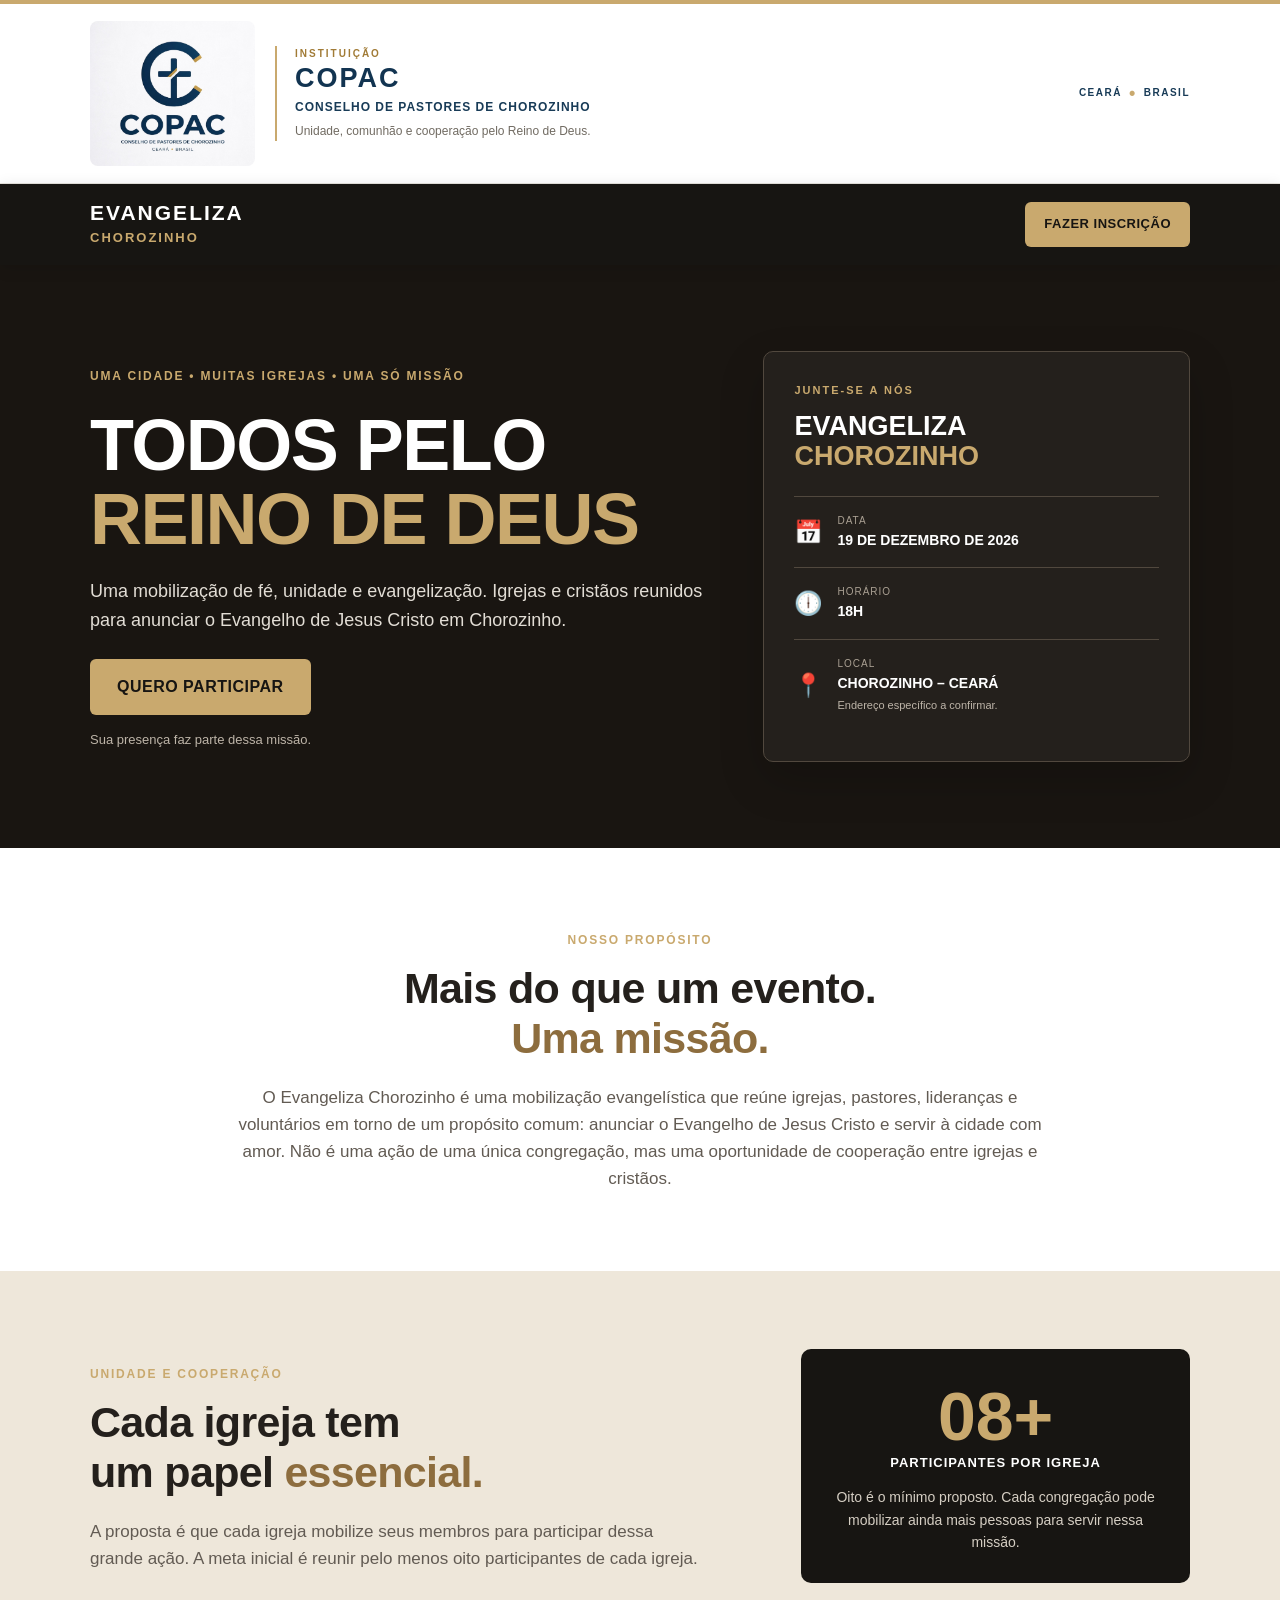
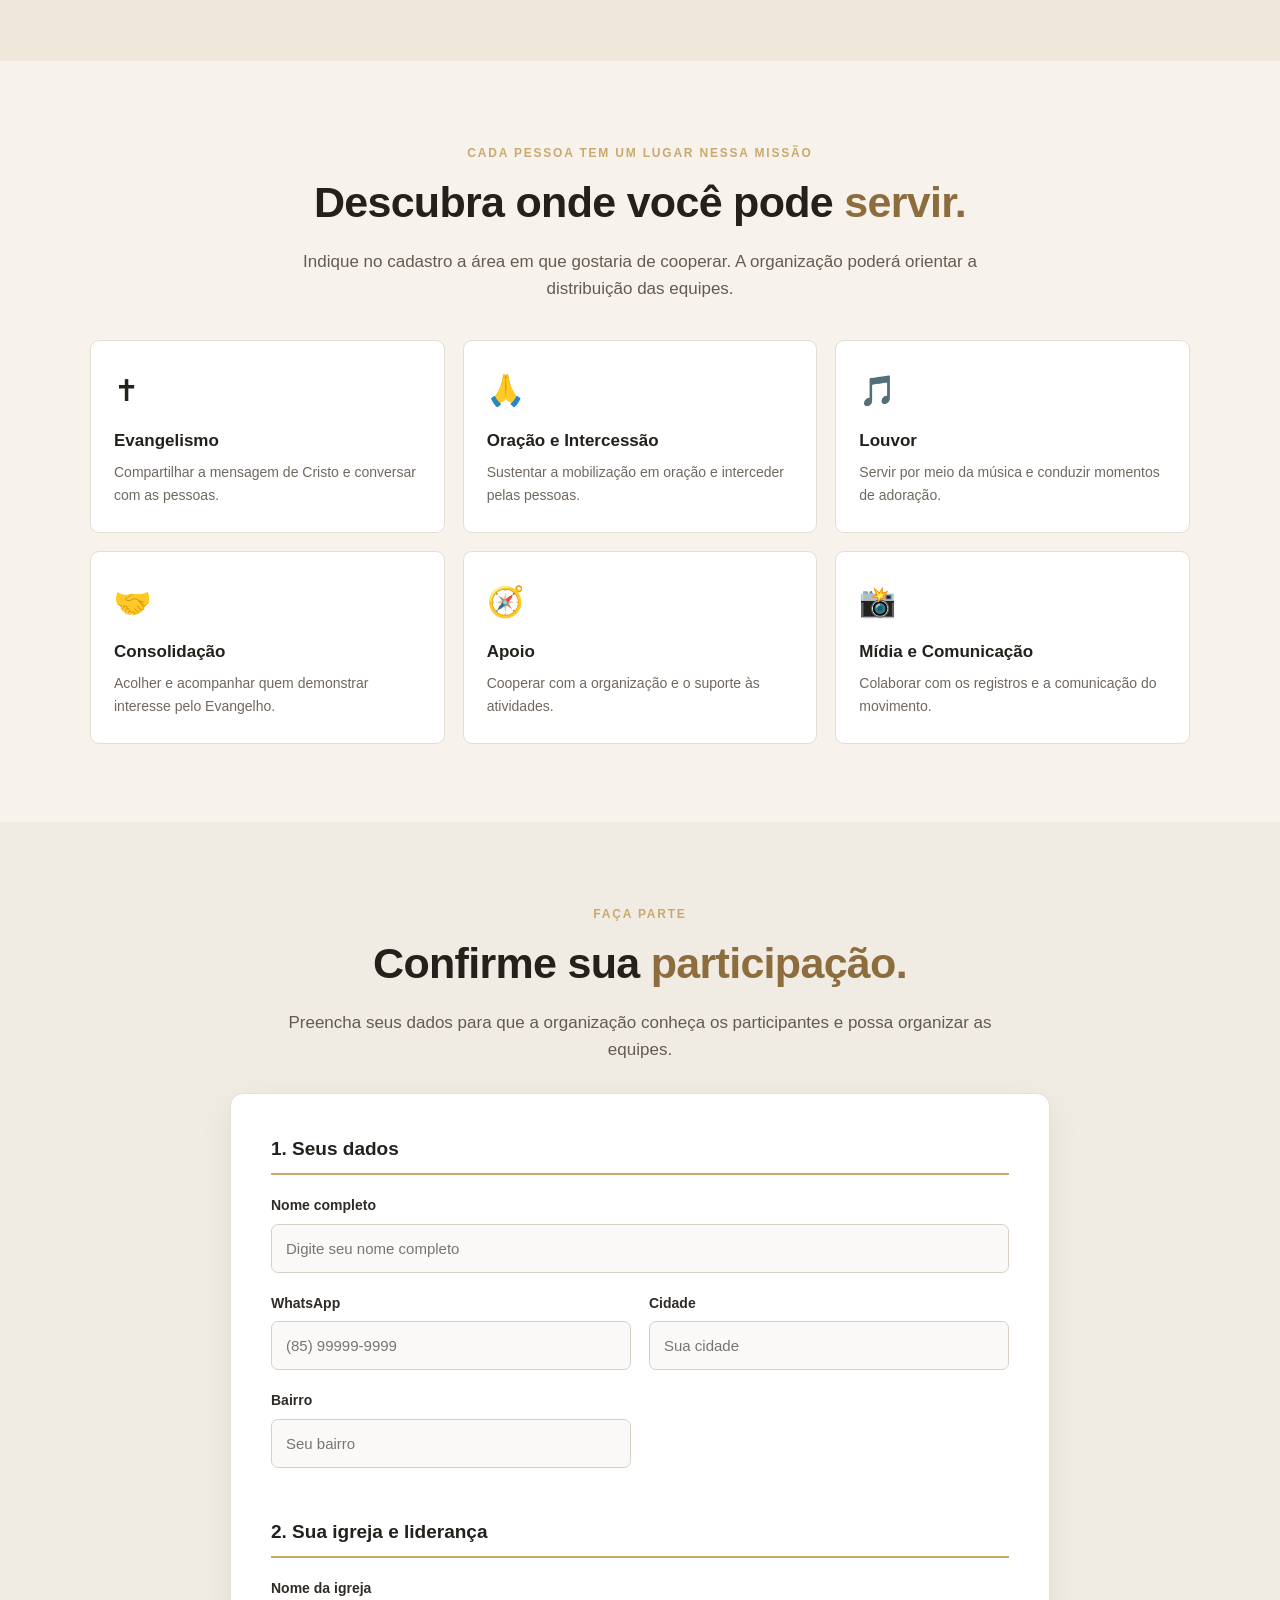
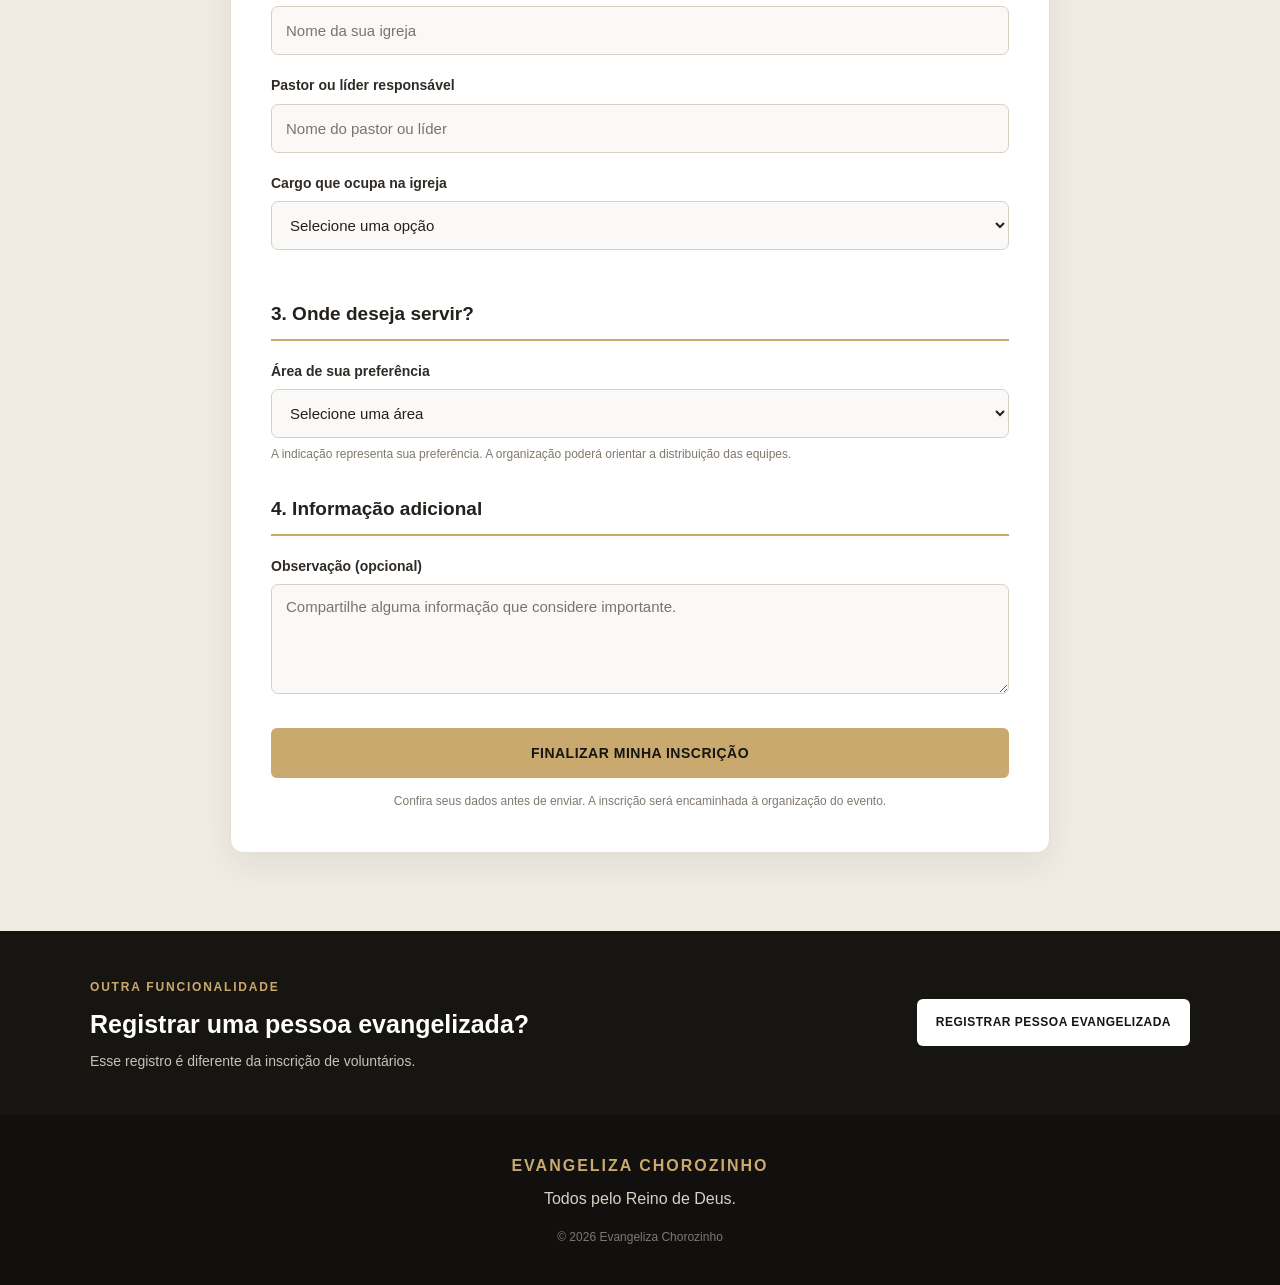
<file: index.html>
<!DOCTYPE html>
<html lang="pt-BR">
<head>
    <meta charset="UTF-8">
    <meta name="viewport" content="width=device-width, initial-scale=1.0">
    <meta name="theme-color" content="#171512">
    <title>Evangeliza Chorozinho | Todos pelo Reino de Deus</title>
    <meta name="description" content="Participe do Evangeliza Chorozinho. Uma mobilização de igrejas e cristãos para anunciar o Evangelho. 19 de dezembro de 2026, às 18h.">
<link rel="stylesheet" href="./css/style.css">
</head>
<body>

<!-- CABEÇALHO INSTITUCIONAL COPAC -->
<section class="copac-header">
    <div class="copac-container">

        <div class="copac-brand">

            <img
                src="logocopac.jpeg"
                alt="Logo do COPAC"
                class="copac-logo"
            >

            <div class="copac-info">
                <span class="copac-label">INSTITUIÇÃO</span>

                <h2>COPAC</h2>

                <h3>CONSELHO DE PASTORES DE CHOROZINHO</h3>

                <p>
                    Unidade, comunhão e cooperação pelo Reino de Deus.
                </p>
            </div>

        </div>

        <div class="copac-seal">
            <span>CEARÁ</span>
            <span class="copac-dot">•</span>
            <span>BRASIL</span>
        </div>

    </div>
</section>
    
<header class="header">
    <div class="container header-content">
        <a class="logo" href="#inicio">EVANGELIZA<br><span>CHOROZINHO</span></a>
        <a href="#inscricao" class="btn btn-header">FAZER INSCRIÇÃO</a>
    </div>
</header>

<main>
    <section class="hero" id="inicio">
        <div class="container hero-content">
            <div class="hero-text">
                <span class="tag">UMA CIDADE • MUITAS IGREJAS • UMA SÓ MISSÃO</span>
                <h1>TODOS PELO<br><strong>REINO DE DEUS</strong></h1>
                <p>Uma mobilização de fé, unidade e evangelização. Igrejas e cristãos reunidos para anunciar o Evangelho de Jesus Cristo em Chorozinho.</p>
                <a href="#inscricao" class="btn btn-main">QUERO PARTICIPAR</a>
                <p class="hero-caption">Sua presença faz parte dessa missão.</p>
            </div>
            <aside class="event-card">
                <div class="event-kicker">JUNTE-SE A NÓS</div>
                <div class="event-title">EVANGELIZA<br><strong>CHOROZINHO</strong></div>
                <div class="event-info"><span>📅</span><div><small>DATA</small><strong>19 DE DEZEMBRO DE 2026</strong></div></div>
                <div class="event-info"><span>🕕</span><div><small>HORÁRIO</small><strong>18H</strong></div></div>
                <div class="event-info"><span>📍</span><div><small>LOCAL</small><strong>CHOROZINHO – CEARÁ</strong><em>Endereço específico a confirmar.</em></div></div>
            </aside>
        </div>
    </section>

    <section class="about section-pad">
        <div class="container narrow">
            <span class="section-label">NOSSO PROPÓSITO</span>
            <h2>Mais do que um evento.<br><strong>Uma missão.</strong></h2>
            <p>O Evangeliza Chorozinho é uma mobilização evangelística que reúne igrejas, pastores, lideranças e voluntários em torno de um propósito comum: anunciar o Evangelho de Jesus Cristo e servir à cidade com amor. Não é uma ação de uma única congregação, mas uma oportunidade de cooperação entre igrejas e cristãos.</p>
        </div>
    </section>

    <section class="mobilizacao section-pad">
        <div class="container mobilizacao-grid">
            <div>
                <span class="section-label">UNIDADE E COOPERAÇÃO</span>
                <h2>Cada igreja tem<br>um papel <strong>essencial.</strong></h2>
                <p>A proposta é que cada igreja mobilize seus membros para participar dessa grande ação. A meta inicial é reunir pelo menos oito participantes de cada igreja.</p>
            </div>
            <div class="meta-card">
                <span class="meta-number">08+</span>
                <strong>PARTICIPANTES POR IGREJA</strong>
                <p>Oito é o mínimo proposto. Cada congregação pode mobilizar ainda mais pessoas para servir nessa missão.</p>
            </div>
        </div>
    </section>

    <section class="participate section-pad">
        <div class="container">
            <span class="section-label">CADA PESSOA TEM UM LUGAR NESSA MISSÃO</span>
            <h2>Descubra onde você pode <strong>servir.</strong></h2>
            <p class="section-intro">Indique no cadastro a área em que gostaria de cooperar. A organização poderá orientar a distribuição das equipes.</p>
            <div class="areas">
                <article class="area"><div class="area-icon">✝</div><h3>Evangelismo</h3><p>Compartilhar a mensagem de Cristo e conversar com as pessoas.</p></article>
                <article class="area"><div class="area-icon">🙏</div><h3>Oração e Intercessão</h3><p>Sustentar a mobilização em oração e interceder pelas pessoas.</p></article>
                <article class="area"><div class="area-icon">🎵</div><h3>Louvor</h3><p>Servir por meio da música e conduzir momentos de adoração.</p></article>
                <article class="area"><div class="area-icon">🤝</div><h3>Consolidação</h3><p>Acolher e acompanhar quem demonstrar interesse pelo Evangelho.</p></article>
                <article class="area"><div class="area-icon">🧭</div><h3>Apoio</h3><p>Cooperar com a organização e o suporte às atividades.</p></article>
                <article class="area"><div class="area-icon">📸</div><h3>Mídia e Comunicação</h3><p>Colaborar com os registros e a comunicação do movimento.</p></article>
            </div>
        </div>
    </section>

    <section class="registration section-pad" id="inscricao">
        <div class="container">
            <div class="registration-heading">
                <span class="section-label">FAÇA PARTE</span>
                <h2>Confirme sua <strong>participação.</strong></h2>
                <p>Preencha seus dados para que a organização conheça os participantes e possa organizar as equipes.</p>
            </div>

            <form id="formCadastro" class="formulario">
                <h3 class="form-titulo">1. Seus dados</h3>
                <div class="form-grid">
                    <div class="campo campo-full"><label for="nome">Nome completo</label><input type="text" id="nome" name="nome" required autocomplete="name" placeholder="Digite seu nome completo"></div>
                    <div class="campo"><label for="whatsapp">WhatsApp</label><input type="tel" id="whatsapp" name="whatsapp" required autocomplete="tel" placeholder="(85) 99999-9999"></div>
                    <div class="campo"><label for="cidade">Cidade</label><input type="text" id="cidade" name="cidade" required placeholder="Sua cidade"></div>
                    <div class="campo"><label for="bairro">Bairro</label><input type="text" id="bairro" name="bairro" required placeholder="Seu bairro"></div>
                </div>

                <h3 class="form-titulo">2. Sua igreja e liderança</h3>
                <div class="form-grid">
                    <div class="campo campo-full"><label for="igreja">Nome da igreja</label><input type="text" id="igreja" name="igreja" required placeholder="Nome da sua igreja"></div>
                    <div class="campo campo-full"><label for="lider">Pastor ou líder responsável</label><input type="text" id="lider" name="lider" required placeholder="Nome do pastor ou líder"></div>
                    <div class="campo campo-full">
                        <label for="cargo">Cargo que ocupa na igreja</label>
                        <select id="cargo" name="cargo" required>
                            <option value="">Selecione uma opção</option>
                            <option value="Membro(a)">Membro(a)</option>
                            <option value="Cooperador(a)">Cooperador(a)</option>
                            <option value="Obreiro(a)">Obreiro(a)</option>
                            <option value="Diácono/Diaconisa">Diácono/Diaconisa</option>
                            <option value="Presbítero(a)">Presbítero(a)</option>
                            <option value="Evangelista">Evangelista</option>
                            <option value="Pastor(a)">Pastor(a)</option>
                            <option value="Outro">Outro</option>
                        </select>
                    </div>
                </div>

                <h3 class="form-titulo">3. Onde deseja servir?</h3>
                <div class="campo">
                    <label for="area">Área de sua preferência</label>
                    <select id="area" name="area" required>
                        <option value="">Selecione uma área</option>
                        <option value="Evangelismo">Evangelismo</option>
                        <option value="Oração e Intercessão">Oração e Intercessão</option>
                        <option value="Louvor">Louvor</option>
                        <option value="Consolidação">Consolidação</option>
                        <option value="Apoio">Apoio</option>
                        <option value="Mídia e Comunicação">Mídia e Comunicação</option>
                    </select>
                    <small class="field-hint">A indicação representa sua preferência. A organização poderá orientar a distribuição das equipes.</small>
                </div>

                <h3 class="form-titulo">4. Informação adicional</h3>
                <div class="campo"><label for="observacao">Observação (opcional)</label><textarea id="observacao" name="observacao" rows="4" placeholder="Compartilhe alguma informação que considere importante."></textarea></div>

                <button type="submit" class="btn btn-main btn-submit">FINALIZAR MINHA INSCRIÇÃO</button>
                <p class="form-privacy">Confira seus dados antes de enviar. A inscrição será encaminhada à organização do evento.</p>
            </form>
        </div>
    </section>

    <section class="evangelizados-cta">
        <div class="container evangelizados-content">
            <div><span class="section-label">OUTRA FUNCIONALIDADE</span><h2>Registrar uma pessoa evangelizada?</h2><p>Esse registro é diferente da inscrição de voluntários.</p></div>
            <a href="evangelizados.html" class="btn btn-light">REGISTRAR PESSOA EVANGELIZADA</a>
        </div>
    </section>
</main>

<footer>
    <div class="container">
        <div class="footer-logo">EVANGELIZA CHOROZINHO</div>
        <p>Todos pelo Reino de Deus.</p>
        <p class="copyright">© 2026 Evangeliza Chorozinho</p>
    </div>
</footer>
<script src="js/cadastro.js"></script>
</body>
</html>
</file>
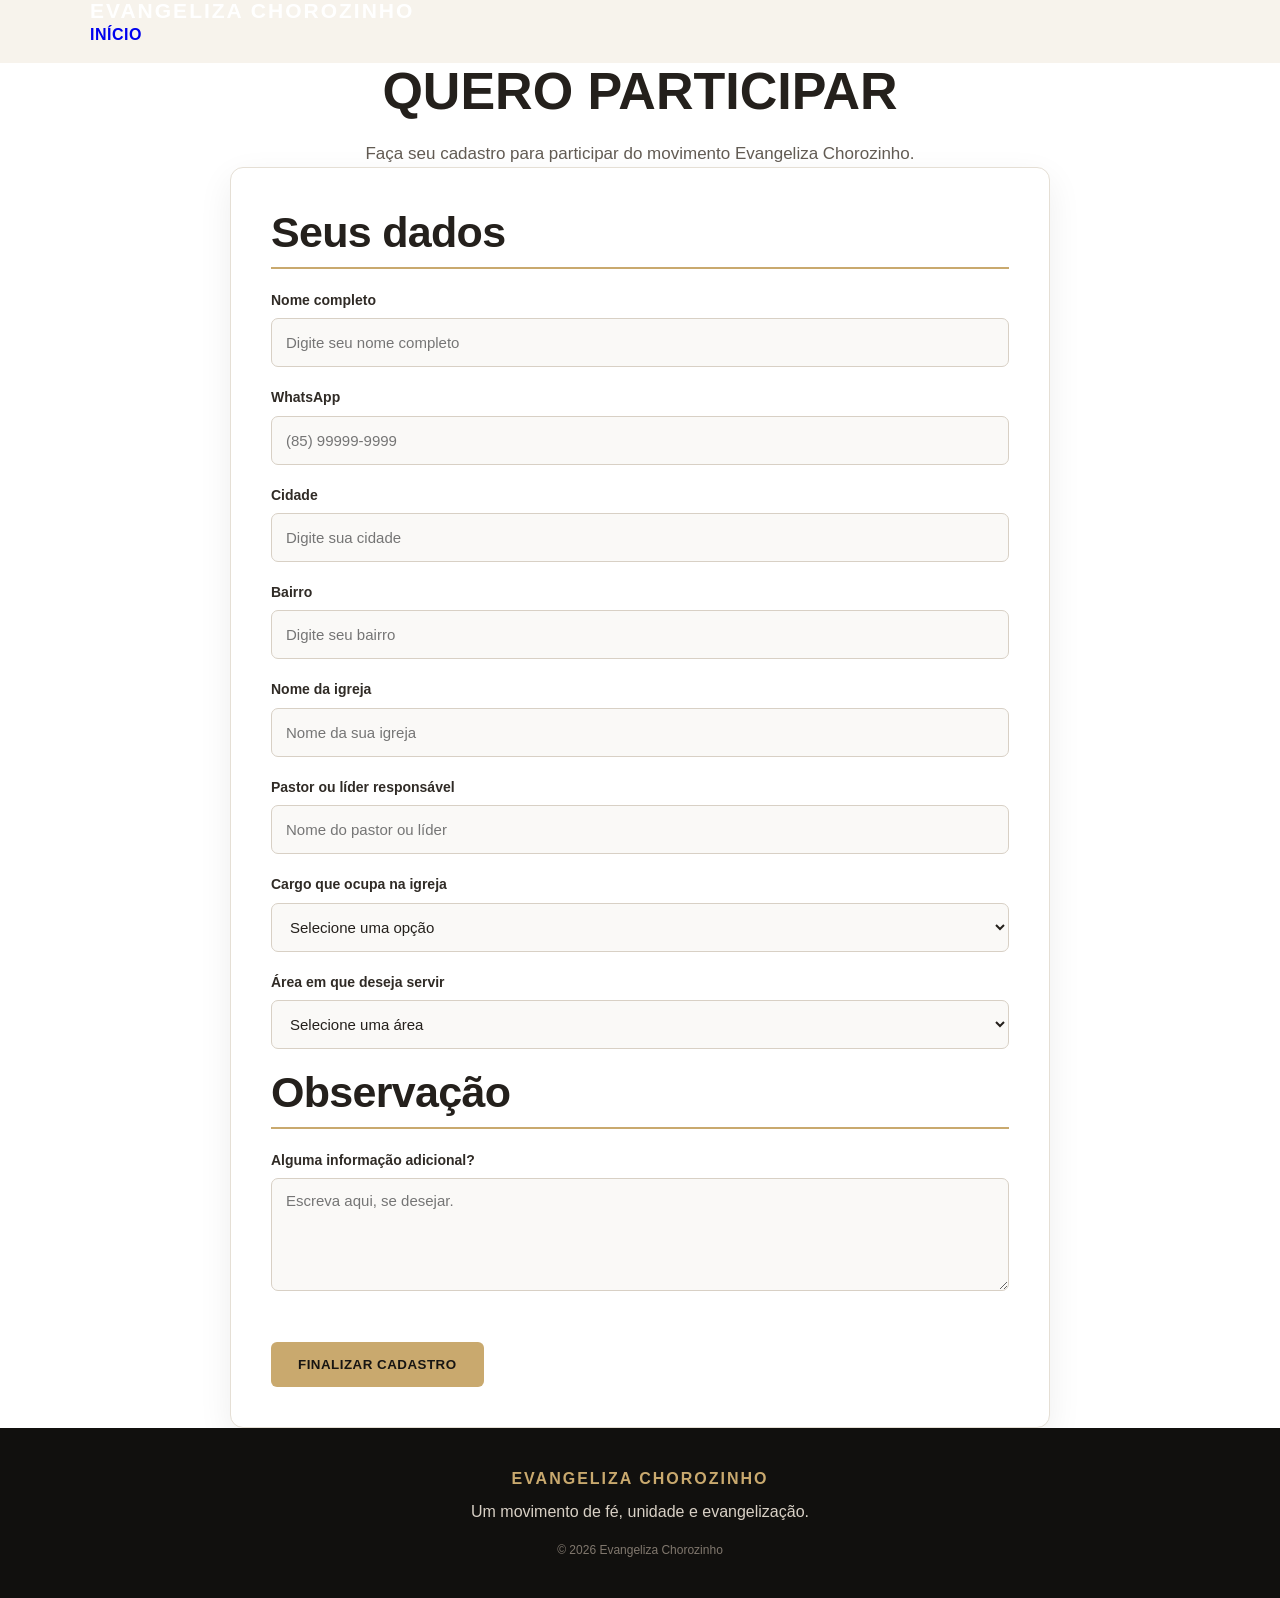
<file: cadastro.html>
<!DOCTYPE html>
<html lang="pt-BR">

<head>

    <meta charset="UTF-8">

    <meta
        name="viewport"
        content="width=device-width, initial-scale=1.0">

    <title>Cadastro | Evangeliza Chorozinho</title>

    <link
        rel="stylesheet"
        href="css/style.css">

</head>


<body>

    <!-- CABEÇALHO -->

    <header>

        <div class="container">

            <div class="logo">
                EVANGELIZA CHOROZINHO
            </div>

            <a
                href="index.html"
                class="btn btn-outline">

                INÍCIO

            </a>

        </div>

    </header>


    <!-- CONTEÚDO -->

    <main>

        <section class="about">

            <div class="container">

                <h1>
                    QUERO PARTICIPAR
                </h1>

                <p>
                    Faça seu cadastro para participar
                    do movimento Evangeliza Chorozinho.
                </p>


                <!-- FORMULÁRIO -->

                <form
                    id="formCadastro"
                    class="formulario">


                    <!-- NOME -->

                    <h2 class="form-titulo">
                        Seus dados
                    </h2>


                    <div class="campo">

                        <label for="nome">
                            Nome completo
                        </label>

                        <input
                            type="text"
                            id="nome"
                            name="nome"
                            required
                            placeholder="Digite seu nome completo">

                    </div>


                    <!-- WHATSAPP -->

                    <div class="campo">

                        <label for="whatsapp">
                            WhatsApp
                        </label>

                        <input
                            type="tel"
                            id="whatsapp"
                            name="whatsapp"
                            required
                            placeholder="(85) 99999-9999">

                    </div>


                    <!-- CIDADE -->

                    <div class="campo">

                        <label for="cidade">
                            Cidade
                        </label>

                        <input
                            type="text"
                            id="cidade"
                            name="cidade"
                            required
                            placeholder="Digite sua cidade">

                    </div>


                    <!-- BAIRRO -->

                    <div class="campo">

                        <label for="bairro">
                            Bairro
                        </label>

                        <input
                            type="text"
                            id="bairro"
                            name="bairro"
                            required
                            placeholder="Digite seu bairro">

                    </div>

                  
                    <!-- IGREJA -->

                    <div class="campo">

                        <label for="igreja">
                            Nome da igreja
                        </label>

                        <input
                            type="text"
                            id="igreja"
                            name="igreja"
                            required
                            placeholder="Nome da sua igreja">

                    </div>


                    <!-- LÍDER -->

                    <div class="campo">

                        <label for="lider">
                            Pastor ou líder responsável
                        </label>

                        <input
                            type="text"
                            id="lider"
                            name="lider"
                            required
                            placeholder="Nome do pastor ou líder">

                    </div>


                    <!-- CARGO -->

                    <div class="campo">

                        <label for="cargo">
                            Cargo que ocupa na igreja
                        </label>

                        <select
                            id="cargo"
                            name="cargo"
                            required>

                            <option value="">
                                Selecione uma opção
                            </option>

                            <option value="Membro(a)">
                                Membro(a)
                            </option>

                            <option value="Cooperador(a)">
                                Cooperador(a)
                            </option>

                            <option value="Obreiro(a)">
                                Obreiro(a)
                            </option>

                            <option value="Diácono/Diaconisa">
                                Diácono/Diaconisa
                            </option>

                            <option value="Presbítero(a)">
                                Presbítero(a)
                            </option>

                            <option value="Evangelista">
                                Evangelista
                            </option>

                            <option value="Pastor(a)">
                                Pastor(a)
                            </option>

                        </select>

                    </div>


                    <!-- ÁREA -->

                    <div class="campo">

                        <label for="area">
                            Área em que deseja servir
                        </label>

                        <select
                            id="area"
                            name="area"
                            required>

                            <option value="">
                                Selecione uma área
                            </option>

                            <option value="Evangelismo">
                                Evangelismo
                            </option>

                            <option value="Intercessão">
                                Intercessão
                            </option>

                            <option value="Louvor">
                                Louvor
                            </option>

                            <option value="Mídia">
                                Mídia
                            </option>

                            <option value="Apoio geral">
                                Apoio geral
                            </option>

                        </select>

                    </div>


                    <!-- OBSERVAÇÃO -->

                    <h2 class="form-titulo">
                        Observação
                    </h2>


                    <div class="campo">

                        <label for="observacao">
                            Alguma informação adicional?
                        </label>

                        <textarea
                            id="observacao"
                            name="observacao"
                            rows="5"
                            placeholder="Escreva aqui, se desejar."></textarea>

                    </div>


                    <!-- BOTÃO -->

                    <button
                        type="submit"
                        class="btn btn-main">

                        FINALIZAR CADASTRO

                    </button>


                </form>

            </div>

        </section>

    </main>


    <!-- RODAPÉ -->

    <footer>

        <div class="container">

            <div class="footer-logo">
                EVANGELIZA CHOROZINHO
            </div>

            <p>
                Um movimento de fé, unidade e evangelização.
            </p>

            <p class="copyright">
                © 2026 Evangeliza Chorozinho
            </p>

        </div>

    </footer>


    <!-- JAVASCRIPT -->

    <script src="js/cadastro.js"></script>

</body>

</html>
</file>
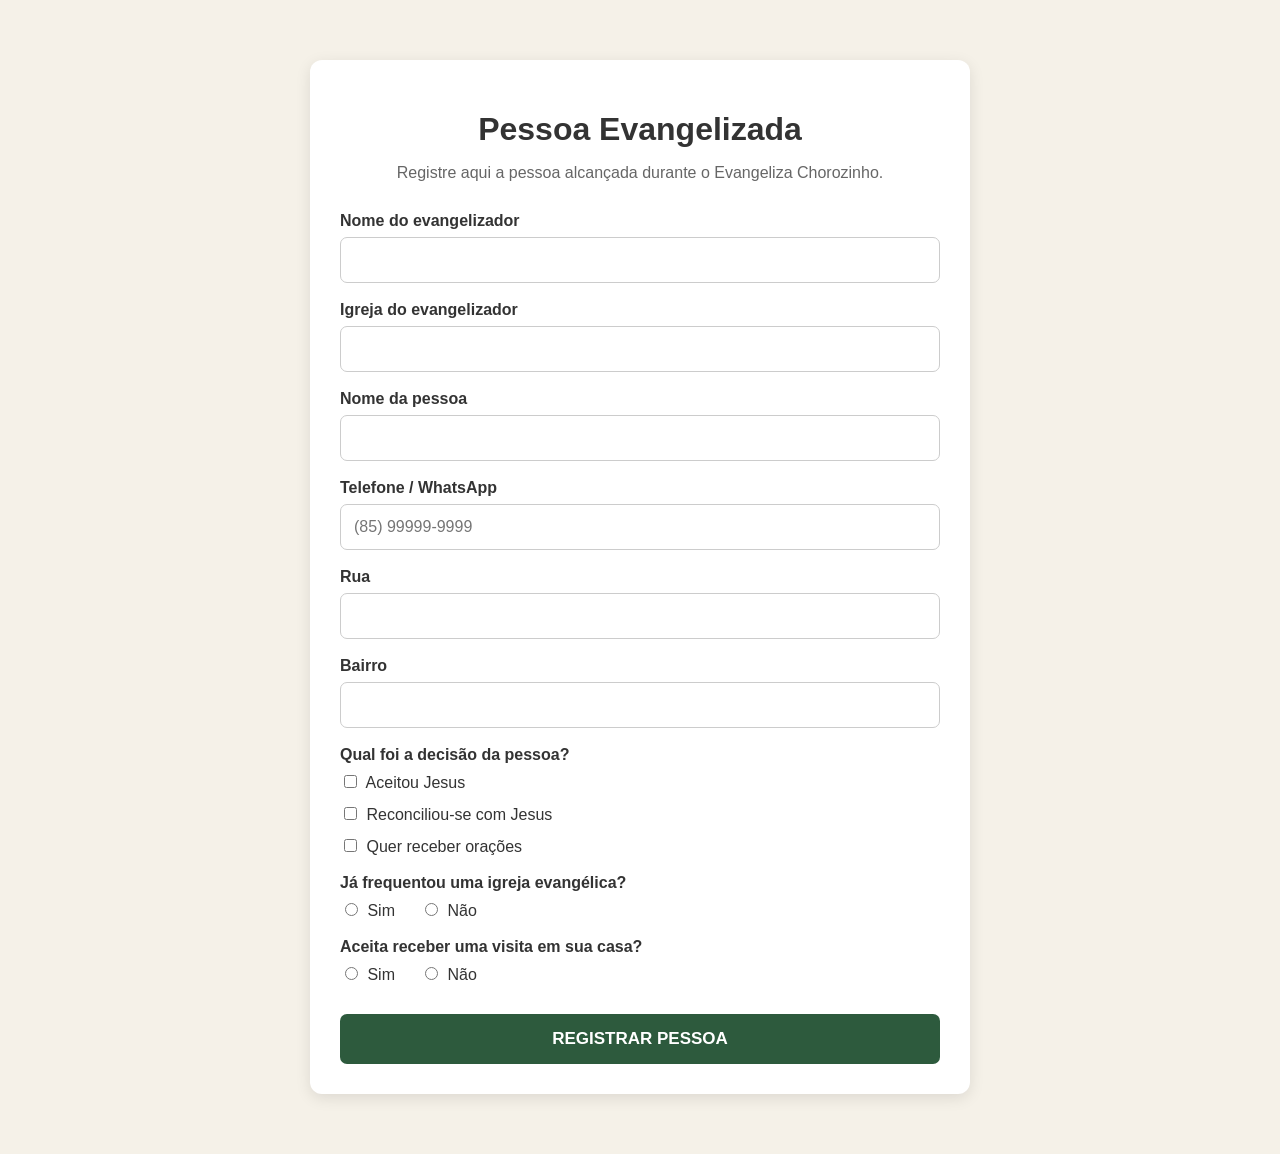
<file: evangelizados.html>
<!DOCTYPE html>
<html lang="pt-BR">
<head>
<meta charset="UTF-8">
<meta name="viewport" content="width=device-width, initial-scale=1.0">
<title>Evangelizados | Evangeliza Chorozinho</title>
<style>
*{box-sizing:border-box}body{margin:0;font-family:Arial,sans-serif;background:#f5f1e8;color:#333}.container{max-width:700px;margin:40px auto;padding:20px}.formulario{background:#fff;padding:30px;border-radius:12px;box-shadow:0 4px 15px rgba(0,0,0,.10)}h1{text-align:center;margin-bottom:10px}.descricao{text-align:center;color:#666;margin-bottom:30px}label{display:block;margin-top:18px;margin-bottom:7px;font-weight:bold}input[type=text],input[type=tel]{width:100%;padding:13px;border:1px solid #ccc;border-radius:7px;font-size:16px}.opcoes{display:flex;gap:25px;margin-top:8px}.opcoes label{margin:0;font-weight:normal}.opcoes input{margin-right:5px}.campo-condicional{display:none}button{width:100%;margin-top:30px;padding:15px;border:0;border-radius:7px;background:#2d5a3d;color:#fff;font-size:17px;font-weight:bold;cursor:pointer}button:hover{background:#23482f}.mensagem{display:none;margin-top:20px;padding:15px;text-align:center;border-radius:7px;background:#e7f4e9;color:#245c30}
</style>
</head>
<body>
<div class="container"><div class="formulario">
<h1>Pessoa Evangelizada</h1>
<p class="descricao">Registre aqui a pessoa alcançada durante o Evangeliza Chorozinho.</p>
<form id="formEvangelizado">
<label for="evangelizador">Nome do evangelizador</label><input type="text" id="evangelizador" name="evangelizador" required>
<label for="igrejaEvangelizador">Igreja do evangelizador</label><input type="text" id="igrejaEvangelizador" name="igrejaEvangelizador" required>
<label for="nome">Nome da pessoa</label><input type="text" id="nome" name="nome" required>
<label for="telefone">Telefone / WhatsApp</label><input type="tel" id="telefone" name="telefone" placeholder="(85) 99999-9999" required>
<label for="rua">Rua</label><input type="text" id="rua" name="rua">
<label for="bairro">Bairro</label><input type="text" id="bairro" name="bairro">
<label>Qual foi a decisão da pessoa?</label>
<div class="opcoes" style="flex-direction:column;gap:12px">
<label><input type="checkbox" name="decisao" value="Aceitou Jesus"> Aceitou Jesus</label>
<label><input type="checkbox" name="decisao" value="Reconciliou-se com Jesus"> Reconciliou-se com Jesus</label>
<label><input type="checkbox" name="decisao" value="Quer receber orações"> Quer receber orações</label>
</div>
<div class="campo-condicional" id="campoIgrejaAceitou"><label for="igrejaAceitou">Qual igreja deseja frequentar?</label><input type="text" id="igrejaAceitou" name="igrejaAceitou"></div>
<label>Já frequentou uma igreja evangélica?</label>
<div class="opcoes"><label><input type="radio" name="jaFrequentou" value="Sim" required> Sim</label><label><input type="radio" name="jaFrequentou" value="Não"> Não</label></div>
<div class="campo-condicional" id="campoIgrejaFrequentou"><label for="igrejaFrequentou">Qual igreja frequentou?</label><input type="text" id="igrejaFrequentou" name="igrejaFrequentou"></div>
<label>Aceita receber uma visita em sua casa?</label>
<div class="opcoes"><label><input type="radio" name="aceitaVisita" value="Sim" required> Sim</label><label><input type="radio" name="aceitaVisita" value="Não"> Não</label></div>
<button type="submit">REGISTRAR PESSOA</button>
</form>
<div class="mensagem" id="mensagem">Cadastro realizado com sucesso!</div>
</div></div>
<script>
const form=document.getElementById("formEvangelizado");
const campoIgrejaAceitou=document.getElementById("campoIgrejaAceitou");
const campoIgrejaFrequentou=document.getElementById("campoIgrejaFrequentou");
document.querySelectorAll('input[name="decisao"]').forEach(check=>{check.addEventListener("change",function(){const aceitou=document.querySelector('input[name="decisao"][value="Aceitou Jesus"]').checked;if(aceitou){campoIgrejaAceitou.style.display="block"}else{campoIgrejaAceitou.style.display="none";document.getElementById("igrejaAceitou").value=""}})});
document.querySelectorAll('input[name="jaFrequentou"]').forEach(radio=>{radio.addEventListener("change",function(){if(this.value==="Sim"){campoIgrejaFrequentou.style.display="block"}else{campoIgrejaFrequentou.style.display="none";document.getElementById("igrejaFrequentou").value=""}})});
form.addEventListener("submit",function(e){e.preventDefault();const telefoneOriginal=document.getElementById("telefone").value;let telefone=telefoneOriginal.replace(/\D/g,"");if(telefone.length===11){telefone="55"+telefone}const dados={nome:document.getElementById("nome").value.trim(),telefone:document.getElementById("telefone").value.trim(),rua:document.getElementById("rua").value.trim(),bairro:document.getElementById("bairro").value.trim(),decisao:Array.from(document.querySelectorAll('input[name="decisao"]:checked')).map(input=>input.value).join(", "),igrejaAceitou:document.getElementById("igrejaAceitou").value.trim(),jaFrequentou:document.querySelector('input[name="jaFrequentou"]:checked').value,igrejaFrequentou:document.getElementById("igrejaFrequentou").value.trim(),aceitaVisita:document.querySelector('input[name="aceitaVisita"]:checked').value,evangelizador:document.getElementById("evangelizador").value.trim(),igrejaEvangelizador:document.getElementById("igrejaEvangelizador").value.trim()};const urlScript="https://script.google.com/macros/s/AKfycbw3V-QJ_F5ufYa4uOdHC88cP8afdqeizX7MAhOj8K3WOJqIlEZ719PuP_c8K4YvsFyp/exec";fetch(urlScript,{method:"POST",mode:"no-cors",headers:{"Content-Type":"text/plain;charset=utf-8"},body:JSON.stringify(dados)}).then(function(){document.getElementById("mensagem").style.display="block";const mensagem="FICAMOS FELIZES POR PODER ENCONTRAR VOCÊ NO EVANGELIZA CHOROZINHO! ❤️\n\nUma pessoa de nossa equipe estará entrando em contato com você para lhe conhecer melhor.\n\nDeus abençoe você! 🙏";const urlWhatsApp="https://wa.me/"+telefone+"?text="+encodeURIComponent(mensagem);setTimeout(function(){window.location.href=urlWhatsApp},800)}).catch(function(erro){alert("Não foi possível registrar a pessoa. Tente novamente.");console.error(erro)})});
</script>
</body>
</html>
</file>
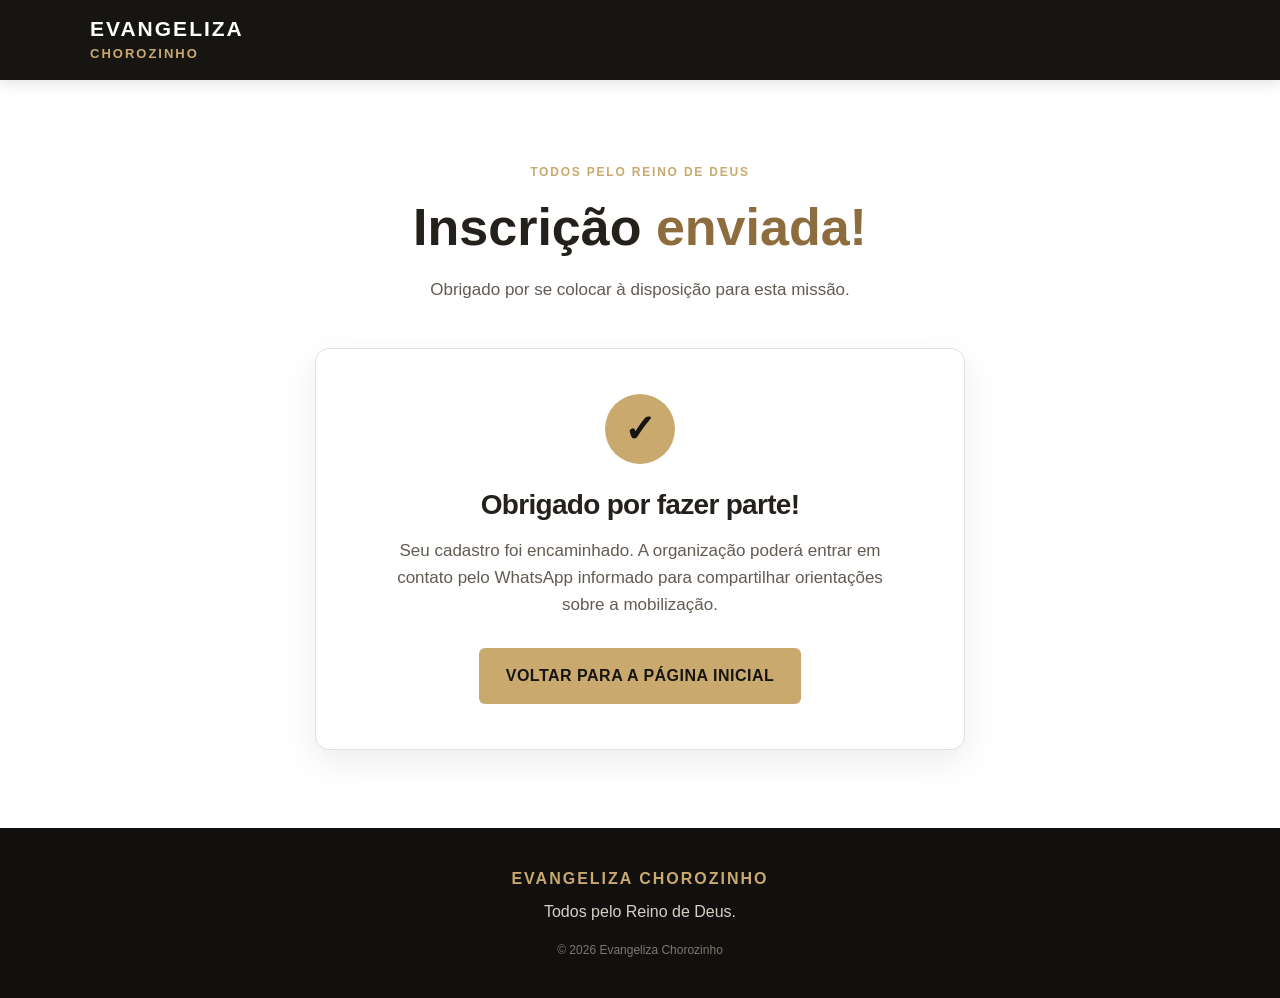
<file: sucesso.html>
<!DOCTYPE html>
<html lang="pt-BR">
<head>
<meta charset="UTF-8">
<meta name="viewport" content="width=device-width, initial-scale=1.0">
<title>Inscrição enviada | Evangeliza Chorozinho</title>
<link rel="stylesheet" href="css/style.css">
</head>
<body>
<header class="header">
    <div class="container header-content">
        <a class="logo" href="index.html">EVANGELIZA<br><span>CHOROZINHO</span></a>
    </div>
</header>
<main>
<section class="about section-pad">
<div class="container">
    <span class="section-label">TODOS PELO REINO DE DEUS</span>
    <h1>Inscrição <strong>enviada!</strong></h1>
    <p>Obrigado por se colocar à disposição para esta missão.</p>
    <div class="confirmacao">
        <div class="confirmacao-icone">✓</div>
        <h2>Obrigado por fazer parte!</h2>
        <p>Seu cadastro foi encaminhado. A organização poderá entrar em contato pelo WhatsApp informado para compartilhar orientações sobre a mobilização.</p>
        <a href="index.html" class="btn btn-main">VOLTAR PARA A PÁGINA INICIAL</a>
    </div>
</div>
</section>
</main>
<footer><div class="container"><div class="footer-logo">EVANGELIZA CHOROZINHO</div><p>Todos pelo Reino de Deus.</p><p class="copyright">© 2026 Evangeliza Chorozinho</p></div></footer>
</body>
</html>
</file>
<file: css/style.css>
*{margin:0;padding:0;box-sizing:border-box}
:root{--dark:#171512;--dark2:#24201c;--gold:#c9a96e;--gold-dark:#8d6d3e;--paper:#f7f3ec;--ink:#24201c;--muted:#70685f;--line:#e2ddd5;--white:#fff}
html{scroll-behavior:smooth;scroll-padding-top:90px}
body{font-family:Arial,Helvetica,sans-serif;background:var(--paper);color:var(--ink);line-height:1.6}
.container{width:min(1100px,90%);margin:0 auto}
.narrow{max-width:820px}
.header{background:var(--dark);color:#fff;padding:18px 0;position:sticky;top:0;z-index:20;box-shadow:0 3px 15px rgba(0,0,0,.12)}
.header-content{display:flex;justify-content:space-between;align-items:center;gap:20px}
.logo{font-size:21px;font-weight:800;line-height:1.05;letter-spacing:2px;color:#fff;text-decoration:none}
.logo span{color:var(--gold);font-size:13px}
.btn{display:inline-block;text-decoration:none;text-align:center;font-weight:800;letter-spacing:.5px;border-radius:6px;transition:transform .2s,opacity .2s,background .2s;cursor:pointer}
.btn:hover{transform:translateY(-2px);opacity:.94}
.btn-header{background:var(--gold);color:var(--dark);padding:12px 19px;font-size:13px}
.btn-main{background:var(--gold);color:var(--dark);padding:15px 27px;margin-top:24px;border:0}
.hero{background:linear-gradient(115deg,rgba(25,21,17,.97),rgba(25,21,17,.88)),#191511;color:#fff;padding:86px 0}
.hero-content{display:grid;grid-template-columns:1.45fr 1fr;gap:55px;align-items:center}
.tag,.section-label{color:var(--gold);font-size:12px;font-weight:800;letter-spacing:1.8px}
.hero h1{font-size:clamp(42px,6vw,72px);line-height:1.04;letter-spacing:-1.5px;margin:20px 0}
.hero h1 strong{color:var(--gold)}
.hero-text>p{max-width:620px;font-size:18px;color:#e2ddd5}
.hero-text .hero-caption{font-size:13px;color:#bdb4a8;margin-top:15px}
.event-card{background:#24201c;border:1px solid #51483e;padding:30px;border-radius:10px;box-shadow:0 18px 45px rgba(0,0,0,.18)}
.event-kicker{font-size:11px;letter-spacing:2px;color:var(--gold);font-weight:bold;margin-bottom:13px}
.event-title{font-size:27px;font-weight:bold;line-height:1.1;margin-bottom:24px}
.event-title strong{color:var(--gold)}
.event-info{display:flex;align-items:center;gap:14px;border-top:1px solid #51483e;padding:16px 0}
.event-info>span{font-size:23px}
.event-info small{display:block;color:#a99f92;font-size:10px;letter-spacing:1px}
.event-info strong{display:block;font-size:14px}
.event-info em{display:block;color:#bdb4a8;font-size:11px;font-style:normal;margin-top:3px}
.section-pad{padding:78px 0}
.about{background:#fff;text-align:center}
.about h2,.participate h2,.mobilizacao h2,.prep-box h2,.registration h2{font-size:clamp(31px,4vw,43px);line-height:1.16;letter-spacing:-.7px;margin:13px 0 20px}
.about h2 strong,.participate h2 strong,.mobilizacao h2 strong,.prep-box h2 strong,.registration h2 strong{color:var(--gold-dark)}
.about p,.mobilizacao p,.section-intro,.registration-heading p{font-size:17px;color:#625b53}
.mobilizacao{background:#eee7da}
.mobilizacao-grid{display:grid;grid-template-columns:1.35fr .8fr;gap:55px;align-items:center}
.mobilizacao-grid>div:first-child p{max-width:620px}
.meta-card{background:var(--dark);color:#fff;border-radius:10px;padding:30px;text-align:center}
.meta-number{display:block;color:var(--gold);font-size:68px;font-weight:900;line-height:1.1}
.meta-card>strong{display:block;font-size:13px;letter-spacing:1px}
.meta-card p{color:#d5cec3;font-size:14px;margin-top:12px}
.participate{text-align:center}
.section-intro{max-width:700px;margin:0 auto}
.areas{display:grid;grid-template-columns:repeat(3,1fr);gap:18px;margin-top:38px;text-align:left}
.area{background:#fff;padding:26px 23px;border-radius:9px;border:1px solid var(--line);transition:transform .2s,box-shadow .2s}
.area:hover{transform:translateY(-3px);box-shadow:0 10px 25px rgba(0,0,0,.06)}
.area-icon{font-size:30px;margin-bottom:12px}
.area h3{font-size:17px;margin-bottom:7px}
.area p{color:var(--muted);font-size:14px}
.preparacao{background:#fff}
.prep-box{display:grid;grid-template-columns:1.2fr .8fr;gap:40px;align-items:center;background:#f4efe6;border:1px solid #e6dccb;border-radius:12px;padding:35px}
.prep-box h2{font-size:32px}
.prep-box p{color:#625b53}
.prep-details{border-left:3px solid var(--gold);padding:8px 0 8px 22px;display:flex;flex-direction:column;gap:5px}
.prep-details strong{font-size:16px}
.prep-details span{font-size:14px;font-weight:bold}
.prep-details small{color:var(--muted)}
.registration{background:#f1ece3}
.registration-heading{text-align:center;max-width:720px;margin:0 auto 30px}
.formulario{max-width:820px;margin:0 auto;background:#fff;padding:40px;border-radius:13px;border:1px solid #e5dfd5;box-shadow:0 12px 35px rgba(0,0,0,.07);text-align:left}
.form-titulo{font-size:19px;color:var(--ink);margin:30px 0 19px;padding-bottom:9px;border-bottom:2px solid var(--gold)}
.form-titulo:first-child{margin-top:0}
.form-grid{display:grid;grid-template-columns:1fr 1fr;gap:0 18px}
.campo{margin-bottom:19px}
.campo-full{grid-column:1/-1}
.campo label{display:block;margin-bottom:7px;font-size:14px;font-weight:700;color:#302b26}
.campo input,.campo select,.campo textarea{width:100%;padding:13px 14px;border:1px solid #d8d0c5;border-radius:7px;background:#faf9f7;color:var(--ink);font:15px Arial,sans-serif;outline:none;transition:border-color .2s,box-shadow .2s}
.campo input,.campo select{height:49px}
.campo textarea{min-height:110px;resize:vertical}
.campo input:focus,.campo select:focus,.campo textarea:focus{border-color:var(--gold);background:#fff;box-shadow:0 0 0 3px rgba(201,169,110,.16)}
.field-hint{display:block;color:#81786e;font-size:12px;margin-top:7px}
.btn-submit{width:100%;font-size:14px;padding:17px 20px;margin-top:8px}
.btn-submit:disabled{opacity:.65;cursor:wait;transform:none}
.form-privacy{text-align:center;color:#81786e;font-size:12px;margin-top:14px}
.evangelizados-cta{background:var(--dark);color:#fff;padding:42px 0}
.evangelizados-content{display:flex;justify-content:space-between;align-items:center;gap:25px}
.evangelizados-content h2{font-size:25px;margin:6px 0}
.evangelizados-content p{color:#c9c1b6;font-size:14px}
.btn-light{background:#fff;color:var(--dark);padding:14px 19px;font-size:12px}
footer{background:#11100e;color:#d8d0c5;text-align:center;padding:38px 0}
.footer-logo{color:var(--gold);font-weight:bold;letter-spacing:2px;margin-bottom:8px}
.copyright{margin-top:16px;font-size:12px;color:#81786e}
/* Compatibilidade com as páginas existentes */
.confirmacao{max-width:650px;margin:45px auto 0;background:#fff;padding:45px;border-radius:14px;border:1px solid #e5dfd5;box-shadow:0 12px 35px rgba(0,0,0,.08)}
.confirmacao-icone{width:70px;height:70px;margin:0 auto 25px;border-radius:50%;background:var(--gold);color:var(--dark);display:flex;align-items:center;justify-content:center;font-size:38px;font-weight:bold}
.confirmacao h2{font-size:28px;margin-bottom:15px}
.confirmacao p{max-width:500px;margin:0 auto;color:#625b53}
.confirmacao .btn{margin-top:30px}
.about h1{font-size:clamp(36px,5vw,52px);line-height:1.1;margin:15px 0 20px}
.about h1 strong{color:var(--gold-dark)}
@media(max-width:800px){.hero-content,.mobilizacao-grid,.prep-box{grid-template-columns:1fr}.areas{grid-template-columns:repeat(2,1fr)}.header-content{gap:12px}.event-card{max-width:560px}.prep-box{gap:25px}}
@media(max-width:600px){.container{width:min(100% - 32px,1100px)}.header{padding:14px 0}.logo{font-size:17px}.logo span{font-size:11px}.btn-header{padding:10px 12px;font-size:11px}.hero{padding:60px 0}.hero h1{font-size:42px}.hero-text>p{font-size:16px}.section-pad{padding:58px 0}.areas{grid-template-columns:1fr}.formulario{padding:27px 19px}.form-grid{grid-template-columns:1fr}.campo-full{grid-column:auto}.prep-box{padding:25px 20px}.evangelizados-content{align-items:flex-start;flex-direction:column}.about h2,.participate h2,.mobilizacao h2,.registration h2{font-size:32px}.confirmacao{padding:30px 20px}.confirmacao h2{font-size:24px}}
@media(prefers-reduced-motion:reduce){html{scroll-behavior:auto}*{transition:none!important}}

/* =================================
   CABEÇALHO INSTITUCIONAL COPAC
================================= */

.copac-header {
    width: 100%;
    background: #ffffff;
    border-bottom: 1px solid #e7e4de;
    border-top: 4px solid #c9a96e;
    padding: 17px 0;
}

.copac-container {
    width: min(1100px, 90%);
    margin: 0 auto;
    display: flex;
    align-items: center;
    justify-content: space-between;
    gap: 20px;
}

.copac-brand {
    display: flex;
    align-items: center;
    gap: 20px;
}

.copac-logo {
    width: 165px;
    height: 145px;
    object-fit: cover;
    object-position: center;
    border-radius: 8px;
    flex-shrink: 0;
}

.copac-info {
    border-left: 2px solid #c9a96e;
    padding-left: 18px;
}

.copac-label {
    display: block;
    color: #a17b36;
    font-size: 10px;
    font-weight: 800;
    letter-spacing: 2px;
    margin-bottom: 2px;
}

.copac-info h2 {
    color: #123451;
    font-size: 27px;
    font-weight: 900;
    letter-spacing: 2px;
    line-height: 1.1;
}

.copac-info h3 {
    color: #183b57;
    font-size: 12px;
    letter-spacing: 1px;
    margin-top: 4px;
}

.copac-info p {
    color: #716b62;
    font-size: 12px;
    margin-top: 5px;
}

.copac-seal {
    display: flex;
    align-items: center;
    gap: 7px;
    color: #183b57;
    font-size: 10px;
    font-weight: 800;
    letter-spacing: 1.5px;
}

.copac-dot {
    color: #c9a96e;
    font-size: 18px;
}

/* AJUSTES PARA CELULARES */

@media (max-width: 600px) {
    .copac-header {
        padding: 14px 0;
    }

    .copac-container {
        width: 92%;
    }

    .copac-brand {
        gap: 12px;
    }

  .copac-logo {
    width: 120px;
    height: 110px;
    object-fit: cover;
    object-position: center;
}
   
    .copac-info {
        padding-left: 12px;
    }

    .copac-info h2 {
        font-size: 23px;
    }

    .copac-info h3 {
        font-size: 9px;
        letter-spacing: .4px;
    }

    .copac-info p {
        font-size: 10px;
        line-height: 1.4;
    }

    .copac-seal {
        display: none;
    }
}
</file>
